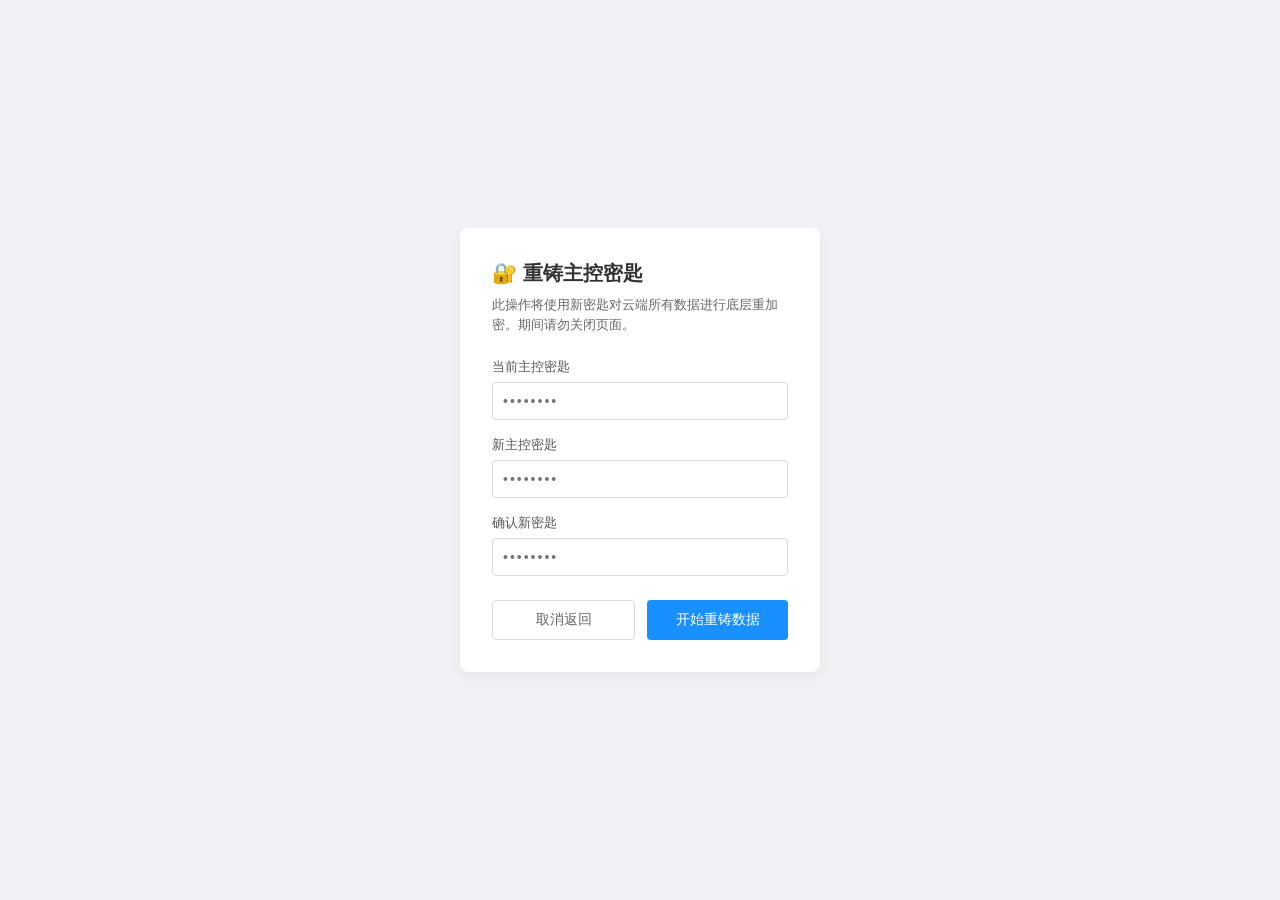
<file: change-password.html>
<!DOCTYPE html>
<html lang="zh-CN">
<head>
    <meta charset="UTF-8">
    <meta name="viewport" content="width=device-width, initial-scale=1.0">
    <title>安全中心 - 重铸主控密匙</title>
    <style>
        :root { --primary: #1890ff; --bg: #f0f2f5; --text: #333; --border: #d9d9d9; }
        body {
            margin: 0; padding: 0; background-color: var(--bg); font-family: -apple-system, BlinkMacSystemFont, "Segoe UI", Roboto, sans-serif;
            display: flex; justify-content: center; align-items: center; min-height: 100vh;
        }
        .container {
            background: #fff; width: 100%; max-width: 360px; padding: 32px;
            border-radius: 8px; box-shadow: 0 4px 12px rgba(0,0,0,0.05);
            box-sizing: border-box;
        }
        h2 { margin: 0 0 8px 0; font-size: 20px; color: var(--text); }
        p.subtitle { margin: 0 0 24px 0; font-size: 13px; color: #666; line-height: 1.5; }
        
        .form-group { margin-bottom: 16px; }
        label { display: block; font-size: 13px; margin-bottom: 6px; color: #555; }
        input[type="password"] {
            width: 100%; padding: 10px; border: 1px solid var(--border); border-radius: 4px;
            font-size: 14px; box-sizing: border-box; letter-spacing: 2px; outline: none; transition: border 0.3s;
        }
        input[type="password"]:focus { border-color: var(--primary); }
        
        .status-box {
            display: none; padding: 12px; margin-bottom: 16px; border-radius: 4px;
            font-size: 13px; background: #e6f7ff; border: 1px solid #91d5ff; color: #0050b3;
        }
        .status-box.error { background: #fff2f0; border-color: #ffccc7; color: #cf1322; }
        .status-box.success { background: #f6ffed; border-color: #b7eb8f; color: #389e0d; }

        .btn-group { display: flex; gap: 12px; margin-top: 24px; }
        button {
            flex: 1; padding: 10px; border-radius: 4px; font-size: 14px; cursor: pointer; border: none; transition: opacity 0.3s;
        }
        button:disabled { opacity: 0.5; cursor: not-allowed; }
        .btn-cancel { background: #fff; border: 1px solid var(--border); color: #666; }
        .btn-submit { background: var(--primary); color: #fff; }
    </style>
</head>
<body>

    <div class="container">
        <h2>🔐 重铸主控密匙</h2>
        <p class="subtitle">此操作将使用新密匙对云端所有数据进行底层重加密。期间请勿关闭页面。</p>

        <div id="statusBox" class="status-box">正在准备重铸环境...</div>

        <div class="form-group">
            <label>当前主控密匙</label>
            <input type="password" id="oldPwd" placeholder="••••••••">
        </div>
        <div class="form-group">
            <label>新主控密匙</label>
            <input type="password" id="newPwd" placeholder="••••••••">
        </div>
        <div class="form-group">
            <label>确认新密匙</label>
            <input type="password" id="confirmPwd" placeholder="••••••••">
        </div>

        <div class="btn-group">
            <button class="btn-cancel" onclick="window.location.href='index.html'">取消返回</button>
            <button class="btn-submit" id="btnSubmit">开始重铸数据</button>
        </div>
    </div>

    <script type="module" src="./src/change-password.js"></script>
</body>
</html>
</file>
